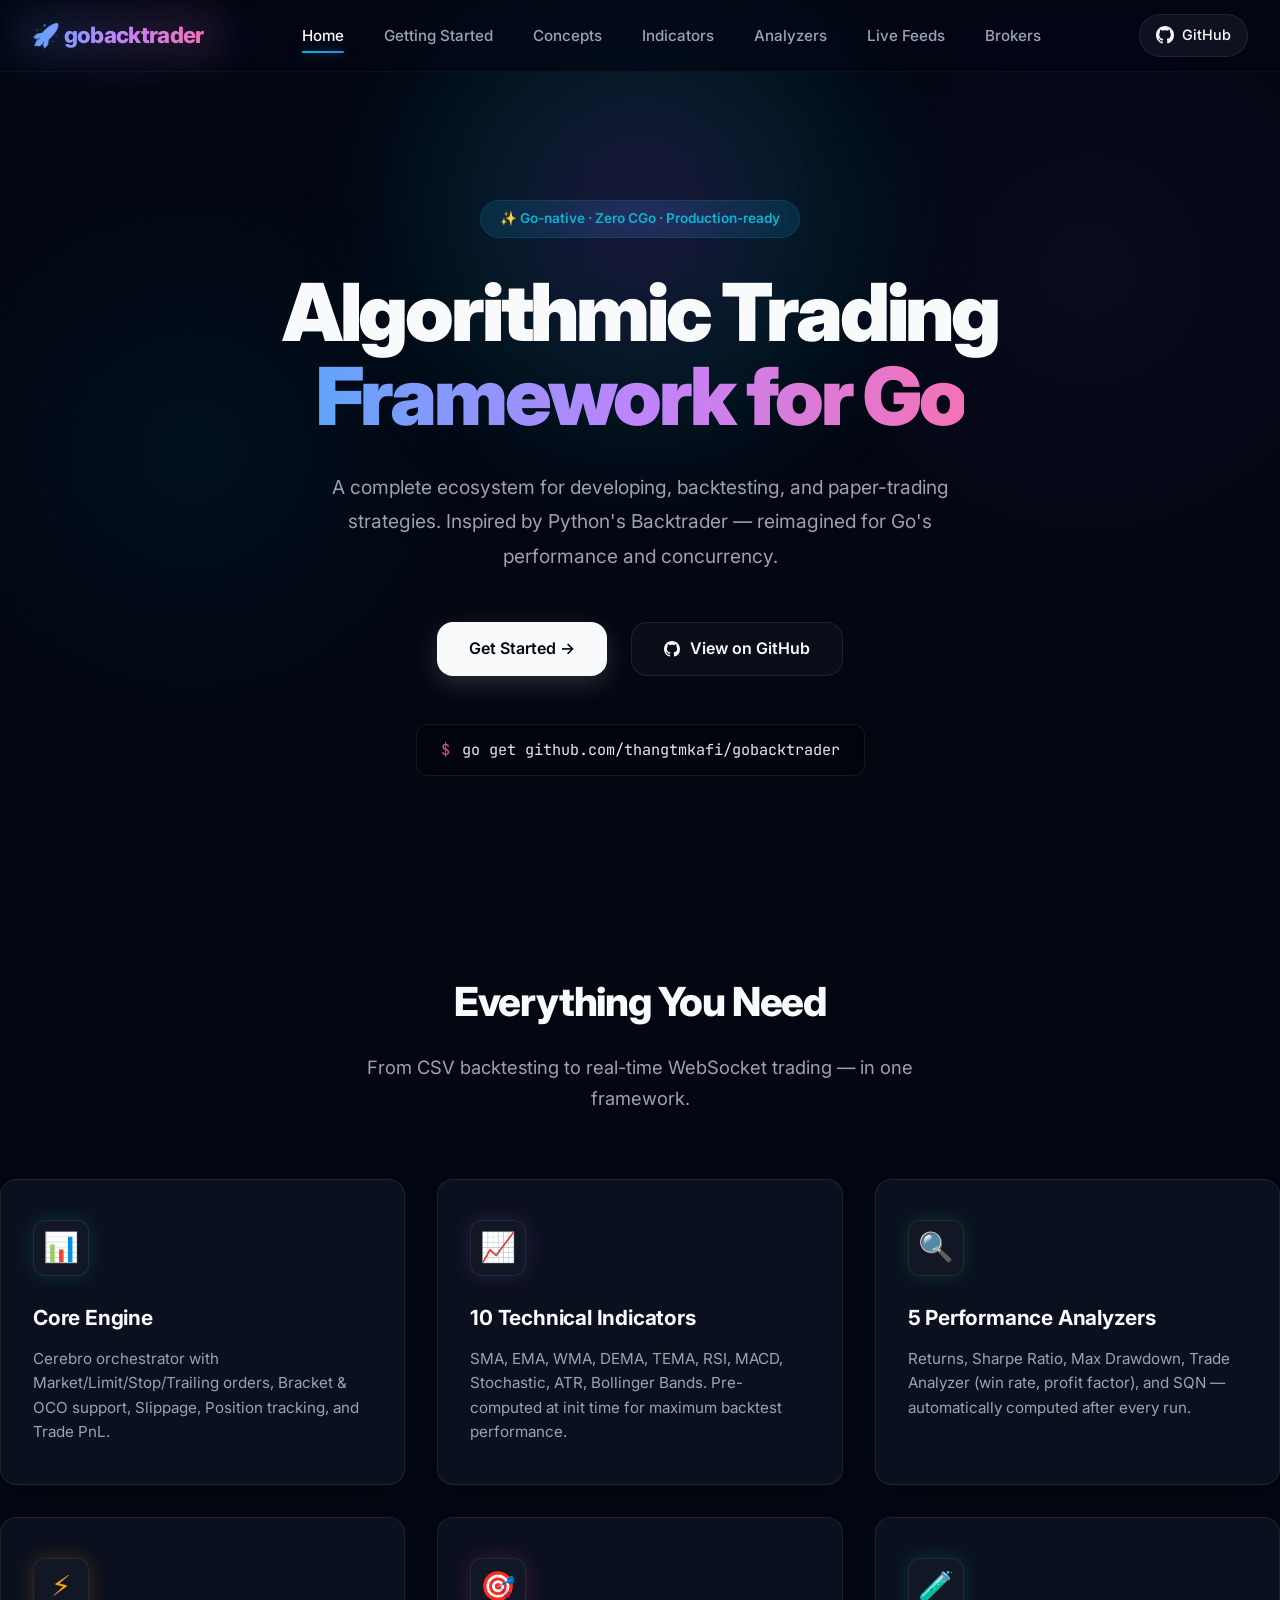
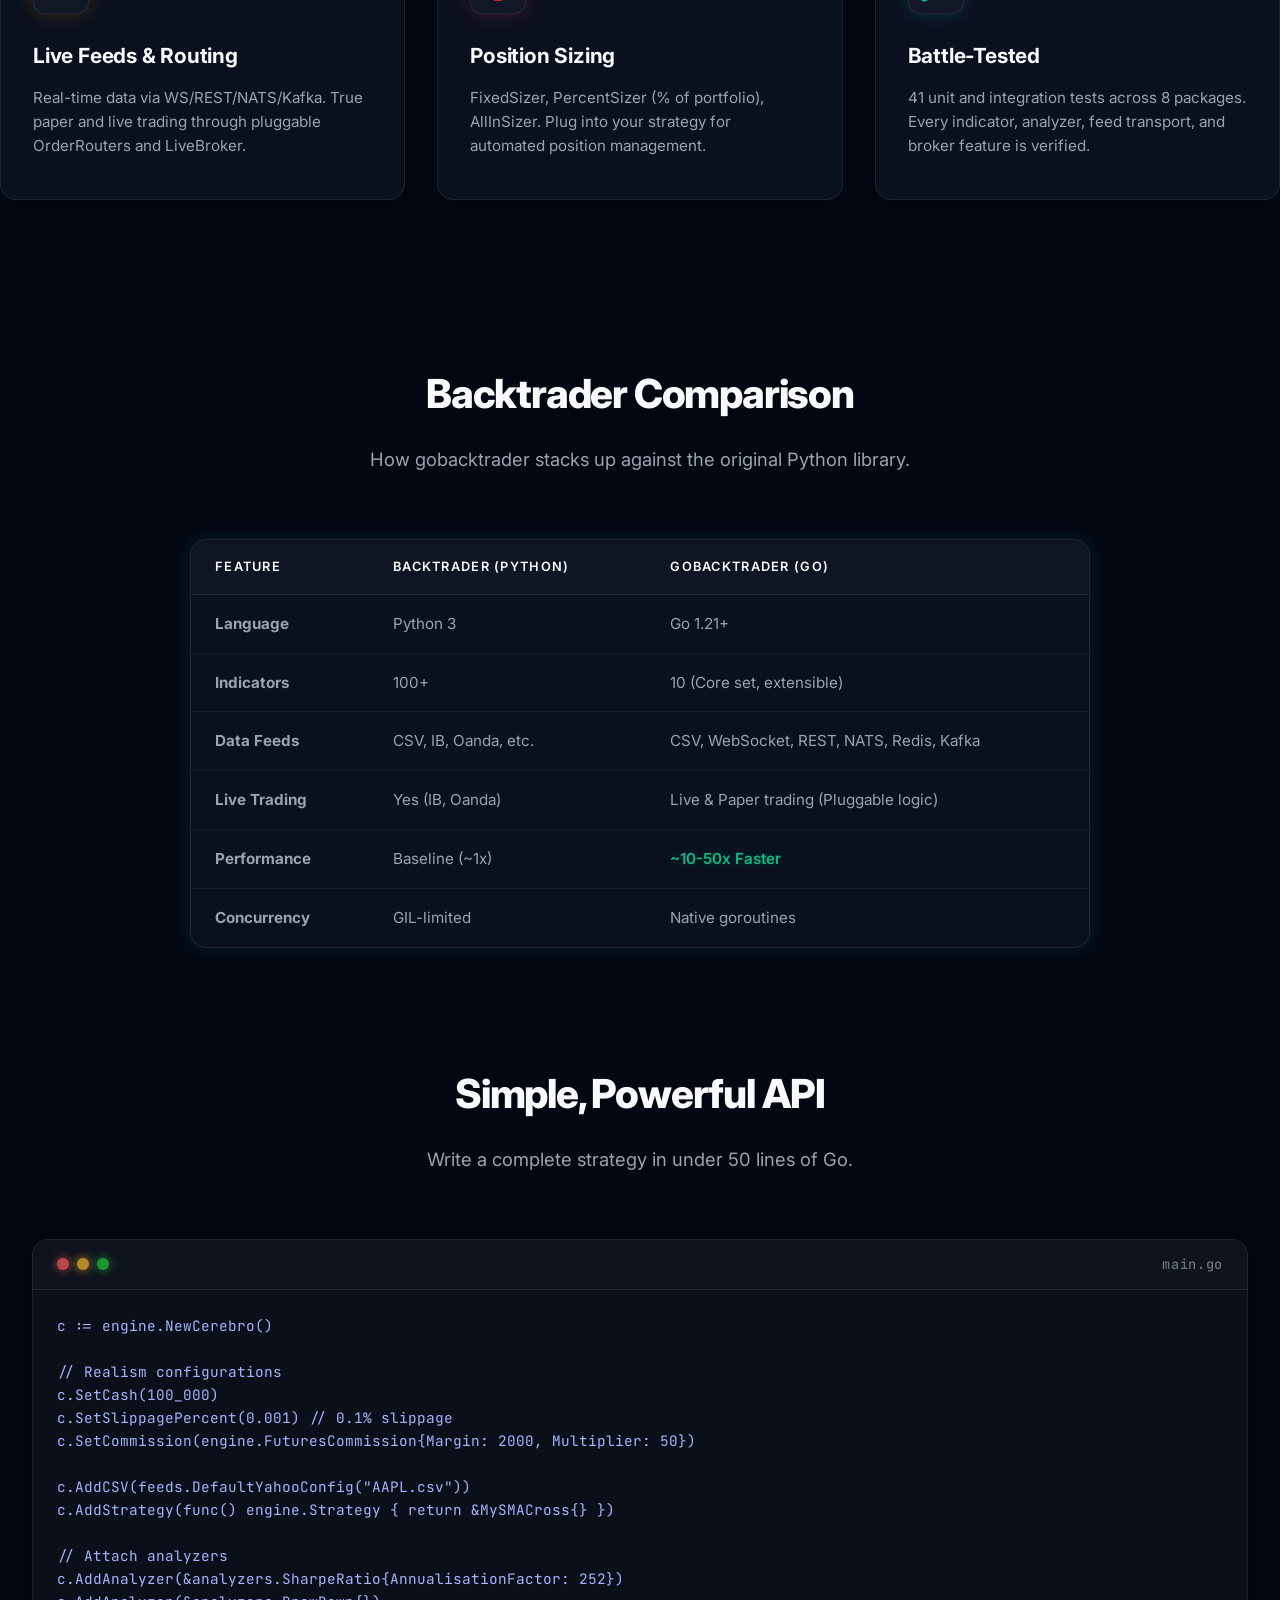
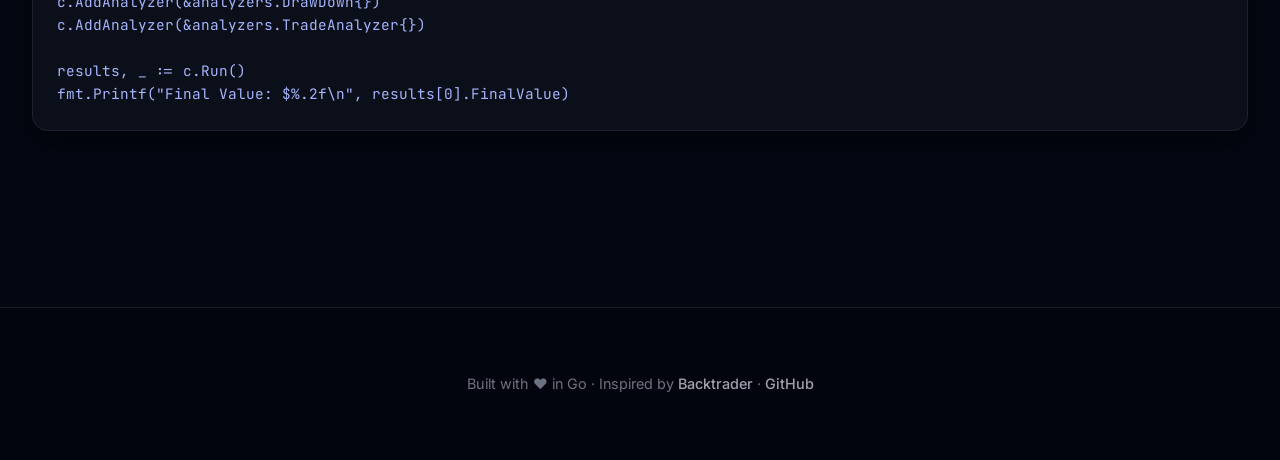
<file: docs/index.html>
<!DOCTYPE html>
<html lang="en">
<head>
  <meta charset="UTF-8">
  <meta name="viewport" content="width=device-width, initial-scale=1.0">
  <title>gobacktrader — Algorithmic Trading Framework for Go</title>
  <meta name="description" content="A powerful algorithmic trading backtesting and live trading framework for Go. Inspired by Backtrader. 10 indicators, 5 analyzers, 5 live feed transports.">
  <link rel="preconnect" href="https://fonts.googleapis.com">
  <link rel="preconnect" href="https://fonts.gstatic.com" crossorigin>
  <link href="https://fonts.googleapis.com/css2?family=Inter:wght@400;500;600;700;800;900&family=JetBrains+Mono:wght@400;500&display=swap" rel="stylesheet">
  <link rel="stylesheet" href="style.css">
</head>
<body>

<!-- ═══ Navigation ═══ -->
<nav class="nav">
  <div class="nav-inner">
    <a href="#home" class="nav-logo">🚀 gobacktrader</a>
    <ul class="nav-links">
      <li><a href="#home" data-page="home">Home</a></li>
      <li><a href="#getting-started" data-page="getting-started">Getting Started</a></li>
      <li><a href="#concepts" data-page="concepts">Concepts</a></li>
      <li><a href="#indicators" data-page="indicators">Indicators</a></li>
      <li><a href="#analyzers" data-page="analyzers">Analyzers</a></li>
      <li><a href="#live-feeds" data-page="live-feeds">Live Feeds</a></li>
      <li><a href="#brokers" data-page="brokers">Brokers</a></li>
    </ul>
    <a href="https://github.com/thangtmkafi/gobacktrader" class="nav-github" target="_blank">
      <svg viewBox="0 0 16 16"><path d="M8 0C3.58 0 0 3.58 0 8c0 3.54 2.29 6.53 5.47 7.59.4.07.55-.17.55-.38 0-.19-.01-.82-.01-1.49-2.01.37-2.53-.49-2.69-.94-.09-.23-.48-.94-.82-1.13-.28-.15-.68-.52-.01-.53.63-.01 1.08.58 1.23.82.72 1.21 1.87.87 2.33.66.07-.52.28-.87.51-1.07-1.78-.2-3.64-.89-3.64-3.95 0-.87.31-1.59.82-2.15-.08-.2-.36-1.02.08-2.12 0 0 .67-.21 2.2.82.64-.18 1.32-.27 2-.27.68 0 1.36.09 2 .27 1.53-1.04 2.2-.82 2.2-.82.44 1.1.16 1.92.08 2.12.51.56.82 1.27.82 2.15 0 3.07-1.87 3.75-3.65 3.95.29.25.54.73.54 1.48 0 1.07-.01 1.93-.01 2.2 0 .21.15.46.55.38A8.013 8.013 0 0016 8c0-4.42-3.58-8-8-8z"></path></svg>
      GitHub
    </a>
  </div>
</nav>

<main>

<!-- ═══════════════════ HOME PAGE ═══════════════════ -->
<div id="page-home" class="page active">

  <!-- Hero -->
  <section class="hero">
    <div class="hero-badge">✨ Go-native · Zero CGo · Production-ready</div>
    <h1>Algorithmic Trading<br><span class="gradient">Framework for Go</span></h1>
    <p>A complete ecosystem for developing, backtesting, and paper-trading strategies. Inspired by Python's Backtrader — reimagined for Go's performance and concurrency.</p>
    <div class="hero-buttons">
      <a href="#getting-started" data-page="getting-started" class="btn btn-primary">Get Started →</a>
      <a href="https://github.com/thangtmkafi/gobacktrader" target="_blank" class="btn btn-secondary">
        <svg width="16" height="16" viewBox="0 0 16 16" fill="currentColor"><path d="M8 0C3.58 0 0 3.58 0 8c0 3.54 2.29 6.53 5.47 7.59.4.07.55-.17.55-.38 0-.19-.01-.82-.01-1.49-2.01.37-2.53-.49-2.69-.94-.09-.23-.48-.94-.82-1.13-.28-.15-.68-.52-.01-.53.63-.01 1.08.58 1.23.82.72 1.21 1.87.87 2.33.66.07-.52.28-.87.51-1.07-1.78-.2-3.64-.89-3.64-3.95 0-.87.31-1.59.82-2.15-.08-.2-.36-1.02.08-2.12 0 0 .67-.21 2.2.82.64-.18 1.32-.27 2-.27.68 0 1.36.09 2 .27 1.53-1.04 2.2-.82 2.2-.82.44 1.1.16 1.92.08 2.12.51.56.82 1.27.82 2.15 0 3.07-1.87 3.75-3.65 3.95.29.25.54.73.54 1.48 0 1.07-.01 1.93-.01 2.2 0 .21.15.46.55.38A8.013 8.013 0 0016 8c0-4.42-3.58-8-8-8z"/></svg>
        View on GitHub
      </a>
    </div>

    <div class="install-bar">
      <span class="dollar">$</span> go get github.com/thangtmkafi/gobacktrader
    </div>
  </section>

  <!-- Features -->
  <section class="features container">
    <div class="section-header">
      <h2>Everything You Need</h2>
      <p>From CSV backtesting to real-time WebSocket trading — in one framework.</p>
    </div>
    <div class="feature-grid">
      <div class="feature-card">
        <div class="feature-icon cyan">📊</div>
        <h3>Core Engine</h3>
        <p>Cerebro orchestrator with Market/Limit/Stop/Trailing orders, Bracket & OCO support, Slippage, Position tracking, and Trade PnL.</p>
      </div>
      <div class="feature-card">
        <div class="feature-icon purple">📈</div>
        <h3>10 Technical Indicators</h3>
        <p>SMA, EMA, WMA, DEMA, TEMA, RSI, MACD, Stochastic, ATR, Bollinger Bands. Pre-computed at init time for maximum backtest performance.</p>
      </div>
      <div class="feature-card">
        <div class="feature-icon green">🔍</div>
        <h3>5 Performance Analyzers</h3>
        <p>Returns, Sharpe Ratio, Max Drawdown, Trade Analyzer (win rate, profit factor), and SQN — automatically computed after every run.</p>
      </div>
      <div class="feature-card">
        <div class="feature-icon orange">⚡</div>
        <h3>Live Feeds & Routing</h3>
        <p>Real-time data via WS/REST/NATS/Kafka. True paper and live trading through pluggable OrderRouters and LiveBroker.</p>
      </div>
      <div class="feature-card">
        <div class="feature-icon pink">🎯</div>
        <h3>Position Sizing</h3>
        <p>FixedSizer, PercentSizer (% of portfolio), AllInSizer. Plug into your strategy for automated position management.</p>
      </div>
      <div class="feature-card">
        <div class="feature-icon cyan">🧪</div>
        <h3>Battle-Tested</h3>
        <p>41 unit and integration tests across 8 packages. Every indicator, analyzer, feed transport, and broker feature is verified.</p>
      </div>
    </div>
  </section>

  <!-- Comparison Section -->
  <section class="container" style="padding: 4rem 2rem;">
    <div class="section-header">
      <h2>Backtrader Comparison</h2>
      <p>How gobacktrader stacks up against the original Python library.</p>
    </div>
    <div class="doc-content" style="max-width: 900px; margin: 0 auto; box-shadow: var(--shadow-glow); border-radius: var(--radius-lg);">
      <table style="margin: 0;">
        <thead>
          <tr>
            <th>Feature</th>
            <th>Backtrader (Python)</th>
            <th>gobacktrader (Go)</th>
          </tr>
        </thead>
        <tbody>
          <tr>
            <td><strong>Language</strong></td>
            <td>Python 3</td>
            <td>Go 1.21+</td>
          </tr>
          <tr>
            <td><strong>Indicators</strong></td>
            <td>100+</td>
            <td>10 (Core set, extensible)</td>
          </tr>
          <tr>
            <td><strong>Data Feeds</strong></td>
            <td>CSV, IB, Oanda, etc.</td>
            <td>CSV, WebSocket, REST, NATS, Redis, Kafka</td>
          </tr>
          <tr>
            <td><strong>Live Trading</strong></td>
            <td>Yes (IB, Oanda)</td>
            <td>Live & Paper trading (Pluggable logic)</td>
          </tr>
          <tr>
            <td><strong>Performance</strong></td>
            <td>Baseline (~1x)</td>
            <td><span style="color: var(--accent-emerald); font-weight: 600; text-shadow: 0 0 10px rgba(16,185,129,0.3);">~10-50x Faster</span></td>
          </tr>
          <tr>
            <td><strong>Concurrency</strong></td>
            <td>GIL-limited</td>
            <td>Native goroutines</td>
          </tr>
        </tbody>
      </table>
    </div>
  </section>

  <!-- Quick Example -->
  <section class="container" style="padding: 3rem 2rem;">
    <div class="section-header">
      <h2>Simple, Powerful API</h2>
      <p>Write a complete strategy in under 50 lines of Go.</p>
    </div>
    <div class="code-block">
      <div class="code-header">
        <div class="code-dots"><span></span><span></span><span></span></div>
        <span>main.go</span>
      </div>
      <pre><code>c := engine.NewCerebro()

// Realism configurations
c.SetCash(100_000)
c.SetSlippagePercent(0.001) // 0.1% slippage
c.SetCommission(engine.FuturesCommission{Margin: 2000, Multiplier: 50})

c.AddCSV(feeds.DefaultYahooConfig("AAPL.csv"))
c.AddStrategy(func() engine.Strategy { return &MySMACross{} })

// Attach analyzers
c.AddAnalyzer(&analyzers.SharpeRatio{AnnualisationFactor: 252})
c.AddAnalyzer(&analyzers.DrawDown{})
c.AddAnalyzer(&analyzers.TradeAnalyzer{})

results, _ := c.Run()
fmt.Printf("Final Value: $%.2f\n", results[0].FinalValue)</code></pre>
    </div>
  </section>
</div>


<!-- ═══════════════════ GETTING STARTED ═══════════════════ -->
<div id="page-getting-started" class="page">
  <div class="container doc-layout">
    <aside class="doc-sidebar">
      <ul>
        <li class="sidebar-label">Getting Started</li>
        <li><a href="#gs-install">Installation</a></li>
        <li><a href="#gs-first">The Basics</a></li>
        <li><a href="#gs-strategy">Writing a Strategy</a></li>
        <li><a href="#gs-indicators">Adding Indicators</a></li>
        <li><a href="#gs-analyzers">Analyzing Results</a></li>
        <li><a href="#gs-live">Backtest to Live Trade</a></li>
      </ul>
    </aside>
    <div class="doc-content">
      <h1>Getting Started</h1>
      <p>Get up and running with gobacktrader in 5 minutes.</p>

      <div class="info-box tip">
        <strong>The Platform Objectives</strong><br>
        1. Ease of use<br>
        2. Go back to 1<br>
        <br><em>(Loosely based on the Karate Kid rules by Mr. Miyagi)</em>
      </div>

      <h2 id="gs-install">Installation</h2>
      <p>gobacktrader requires <strong>Go 1.21+</strong>. Install via <code>go get</code>:</p>
      <div class="code-block"><div class="code-header"><div class="code-dots"><span></span><span></span><span></span></div><span>terminal</span></div>
<pre><code>go get github.com/thangtmkafi/gobacktrader</code></pre></div>

      <h2 id="gs-first">The Basics</h2>
      <p>Running the platform fundamentally boils down to two distinct phases:</p>
      <ol>
        <li><strong>Create a Strategy</strong>: Decide on parameters, instantiate Indicators, and write the logic.</li>
        <li><strong>Create a Cerebro Engine</strong>: Inject the strategy, load a data feed, and execute.</li>
      </ol>
      <div class="code-block"><div class="code-header"><div class="code-dots"><span></span><span></span><span></span></div><span>main.go</span></div>
<pre><code>package main

import (
    "fmt"
    "github.com/thangtmkafi/gobacktrader/engine"
    "github.com/thangtmkafi/gobacktrader/feeds"
)

// BuyAndHold buys on the first bar and holds forever.
type BuyAndHold struct {
    ctx    *engine.StrategyContext
    bought bool
}

func (s *BuyAndHold) Init(ctx *engine.StrategyContext) { s.ctx = ctx }

func (s *BuyAndHold) Next() {
    if !s.bought {
        // Position Sizing: Use all available cash!
        size := engine.AllInSizer{}.Size(s.ctx, s.ctx.Data())
        
        s.ctx.Buy(size)
        s.bought = true
    }
}

func main() {
    // 2. Create a Cerebro Engine
    c := engine.NewCerebro()
    
    // Config...
    c.SetCash(100_000)
    
    // Load and Inject a Data Feed
    c.AddCSV(feeds.DefaultYahooConfig("AAPL.csv"))

    // Inject the Strategy
    c.AddStrategy(func() engine.Strategy { return &BuyAndHold{} })

    // And execute cerebro.Run()
    results, err := c.Run()
    if err != nil { panic(err) }

    fmt.Printf("Starting: $%.2f\n", results[0].StartingCash)
    fmt.Printf("Final:    $%.2f\n", results[0].FinalValue)
}</code></pre></div>

      <div class="info-box tip">
        <strong>💡 Data Format</strong>
        <code>DefaultYahooConfig</code> expects Yahoo Finance CSV format: <code>Date,Open,High,Low,Close,Adj Close,Volume</code>
      </div>

      <h2 id="gs-strategy">Writing a Strategy</h2>
      <p>A strategy implements the <code>engine.Strategy</code> interface:</p>
      <div class="code-block"><div class="code-header"><div class="code-dots"><span></span><span></span><span></span></div><span>strategy.go</span></div>
<pre><code>type Strategy interface {
    Init(ctx *StrategyContext)  // called once before the loop
    Next()                      // called every bar
}

// Optional interfaces:
type NotifyOrderer interface {
    NotifyOrder(o *Order)       // called when order status changes
}
type NotifyTrader interface {
    NotifyTrade(t *Trade)       // called when a trade opens/closes
}</code></pre></div>
      <p>The <code>StrategyContext</code> gives you access to:</p>
      <ul>
        <li><code>ctx.Data()</code> — the live (bar-by-bar) DataSeries</li>
        <li><code>ctx.PreloadedData()</code> — all bars pre-loaded (for building indicators)</li>
        <li><code>ctx.Buy(size)</code>, <code>ctx.BuyBracket(size, takeProfit, stopLoss)</code> — trading helpers</li>
        <li><code>ctx.GetPosition(data)</code> — current position for a data feed</li>
        <li><code>ctx.GetCash()</code>, <code>ctx.GetValue()</code> — portfolio state</li>
      </ul>

      <h2 id="gs-indicators">Adding Indicators</h2>
      <p>Build indicators in <code>Init()</code> using the pre-loaded data series:</p>
      <div class="code-block"><div class="code-header"><div class="code-dots"><span></span><span></span><span></span></div><span>strategy.go</span></div>
<pre><code>func (s *MyStrategy) Init(ctx *engine.StrategyContext) {
    s.ctx = ctx
    data := ctx.PreloadedData()  // all bars available
    s.sma  = indicators.NewSMA(data, 20)
    s.rsi  = indicators.NewRSI(data, 14)
    s.macd = indicators.NewMACD(data, 12, 26, 9)
}

func (s *MyStrategy) Next() {
    sma := s.sma.Line().Get(0)   // current bar's SMA
    rsi := s.rsi.Line().Get(0)   // current RSI
    if rsi < 30 && sma > 0 {
        s.ctx.Buy(10)
    }
}</code></pre></div>

      <div class="info-box note">
        <strong>📝 Why PreloadedData?</strong>
        Indicators pre-compute their entire output at construction time. <code>ctx.Data()</code> is empty during <code>Init()</code> (bars haven't been fed yet), so use <code>ctx.PreloadedData()</code> which has all bars already loaded.
      </div>

      <h2 id="gs-analyzers">Analyzing Results</h2>
      <p>Attach analyzers before <code>Run()</code> — they're computed automatically:</p>
      <div class="code-block"><div class="code-header"><div class="code-dots"><span></span><span></span><span></span></div><span>main.go</span></div>
<pre><code>ret := &analyzers.Returns{}
c.AddAnalyzer(ret)
c.AddAnalyzer(&analyzers.SharpeRatio{AnnualisationFactor: 252})
c.AddAnalyzer(&analyzers.DrawDown{})

c.Run()
ret.Print()  // prints total return, PnL, best/worst trade</code></pre></div>

      <h2 id="gs-live">From Backtest to Live Trade</h2>
      <p>Transitioning a proven strategy from historical backtesting to real-time paper or live trading is a seamless 3-step process in <code>gobacktrader</code>. You <strong>do not</strong> need to change your strategy code.</p>

      <div class="info-box tip">
        <strong>The Golden Rule</strong>
        Your `Next()` logic natively blocks and waits for new bars regardless of whether they are read from a CSV file in microseconds, or streamed from a WebSocket every minute.
      </div>

      <h3>Step 1: Swap Data Feeds</h3>
      <p>Replace your <code>feeds.GenericCSVData</code> with a live streaming source from the `livefeeds` package.</p>
      <div class="code-block"><div class="code-header"><div class="code-dots"><span></span><span></span><span></span></div><span>1_data.go</span></div>
<pre><code>// Remove: c.AddCSV(feeds.DefaultYahooConfig("AAPL.csv"))

// Add:
feed := livefeeds.NewWebSocketFeed(livefeeds.WebSocketConfig{
    URL:    "wss://stream.binance.com:9443/ws/btcusdt@kline_1m",
    Symbol: "BTCUSDT",
})
c.AddData(feed)</code></pre></div>

      <h3>Step 2: Swap the Broker</h3>
      <p>By default, <code>Cerebro</code> runs a simulated backtesting broker. To route your orders to the real world (or a paper trading API), inject a <code>LiveBroker</code> hooked up to your exchange's <code>OrderRouter</code>.</p>
      <div class="code-block"><div class="code-header"><div class="code-dots"><span></span><span></span><span></span></div><span>2_broker.go</span></div>
<pre><code>// 1. Initialize your custom exchange API router
router := myexchange.NewRouter("API_KEY", "API_SECRET")

// 2. Wrap it in a LiveBroker (maintaining local state syncing)
lb := livebrokers.NewLiveBroker(router, 100_000)

// 3. tell Cerebro to use it
c.SetBroker(lb)</code></pre></div>

      <h3>Step 3: Execute `RunLive`</h3>
      <p>Finally, instead of evaluating a fixed dataset via <code>c.Run()</code>, use <code>c.RunLive(ctx)</code>. It blocks indefinitely until the context is cancelled or the data stream closes.</p>
      <div class="code-block"><div class="code-header"><div class="code-dots"><span></span><span></span><span></span></div><span>3_execute.go</span></div>
<pre><code>ctx, cancel := context.WithCancel(context.Background())
defer cancel()

// Begins the live trading event loop
results, err := c.RunLive(ctx)</code></pre></div>
    </div>
  </div>
</div>


<!-- ═══════════════════ CONCEPTS ═══════════════════ -->
<div id="page-concepts" class="page">
  <div class="container doc-layout">
    <aside class="doc-sidebar">
      <ul>
        <li class="sidebar-label">Concepts</li>
        <li><a href="#c-arch">Architecture</a></li>
        <li><a href="#c-cerebro">Cerebro Engine</a></li>
        <li><a href="#c-strategy">Strategy Lifecycle</a></li>
        <li><a href="#c-data">Data Feeds & Model</a></li>
        <li><a href="#c-engine">Engine Flow</a></li>
        <li><a href="#c-indicators">Indicators</a></li>
        <li><a href="#c-analyzers">Analyzers</a></li>
        <li><a href="#c-sizing">Position Sizing</a></li>
        <li><a href="#c-orders">Orders & Execution</a></li>
        <li><a href="#c-broker-sim">Broker Simulator</a></li>
        <li><a href="#c-commission">Realism (Slippage/Fees)</a></li>
      </ul>
    </aside>
    <div class="doc-content">
      <h1>Core Concepts</h1>
      <p>Understanding how gobacktrader works under the hood.</p>

      <h2 id="c-arch">Architecture</h2>
      <p>gobacktrader follows the same high-level design as Python's Backtrader, adapted to Go idioms:</p>
      <div style="background:var(--bg-code); padding:2rem; border-radius:var(--radius-lg); border:1px solid var(--border-light); text-align:center; box-shadow:var(--shadow-card); margin:2.5rem 0;">
        <div style="background:var(--gradient-brand); color:#fff; padding:1.2rem; border-radius:var(--radius-md); font-weight:800; font-size:1.2rem; margin-bottom:1.5rem; letter-spacing:0.05em; box-shadow:0 10px 20px rgba(6,182,212,0.2);">
          Cerebro Orchestrator
        </div>
        
        <div style="display:flex; justify-content:space-between; align-items:center; flex-wrap:wrap; gap:1rem; margin-bottom:2rem;">
          <div style="flex:1; background:var(--bg-card); padding:1.2rem 1rem; border-radius:var(--radius-md); border:1px solid var(--border-focus); min-width:150px;">
            <strong style="color:var(--text-primary);">Data Feeds</strong><br>
            <span style="color:var(--text-muted); font-size:0.85rem;">CSV / Live WebSocket</span>
          </div>
          <div style="color:var(--text-muted); font-size:1.5rem;">▶</div>
          <div style="flex:1; background:var(--bg-card); padding:1.2rem 1rem; border-radius:var(--radius-md); border:1px solid var(--border-focus); min-width:150px;">
            <strong style="color:var(--text-primary);">Broker</strong><br>
            <span style="color:var(--text-muted); font-size:0.85rem;">Orders / Positions</span>
          </div>
          <div style="color:var(--text-muted); font-size:1.5rem;">▶</div>
          <div style="flex:1; background:var(--bg-card); padding:1.2rem 1rem; border-radius:var(--radius-md); border:1px solid var(--border-focus); min-width:150px;">
            <strong style="color:var(--text-primary);">Strategy</strong><br>
            <span style="color:var(--text-muted); font-size:0.85rem;">Init() & Next() Loops</span>
          </div>
        </div>
        
        <div style="display:flex; gap:1rem; justify-content:center; flex-wrap:wrap;">
          <div style="flex:1; background:rgba(255,255,255,0.03); padding:1rem; border-radius:var(--radius-sm); border:1px dashed var(--border-light); color:var(--accent-pink); font-weight:600;">Indicators</div>
          <div style="flex:1; background:rgba(255,255,255,0.03); padding:1rem; border-radius:var(--radius-sm); border:1px dashed var(--border-light); color:var(--accent-purple); font-weight:600;">Analyzers</div>
          <div style="flex:1; background:rgba(255,255,255,0.03); padding:1rem; border-radius:var(--radius-sm); border:1px dashed var(--border-light); color:var(--accent-emerald); font-weight:600;">Sizers</div>
        </div>
      </div>

      <!-- Cerebro Engine -->
      <h2 id="c-cerebro">Cerebro Engine</h2>
      <p>Cerebro is the absolute core of gobacktrader. It is the orchestrator that gathers inputs (data feeds, strategies, analyzers, sizers) and executes the backtest or live trading loop.</p>
      <ul>
        <li><code>c.AddStrategy()</code>: Injects the trading logic.</li>
        <li><code>c.AddData()</code> / <code>c.AddCSV()</code>: Provides the market timeline (supporting multiple timeframes).</li>
        <li><code>c.AddAnalyzer()</code>: Attaches performance metrics.</li>
        <li><code>c.SetBroker()</code>: Overrides the default simulation broker with a live one.</li>
      </ul>

      <!-- Strategy -->
      <h2 id="c-strategy">Strategy Lifecycle</h2>
      <p>Strategies implement the <code>engine.Strategy</code> interface. The lifecycle is strictly ordered:</p>
      <ol>
        <li><code>Init(ctx)</code>: Called once before the engine starts. <strong>Crucial:</strong> All indicators must be created here using <code>ctx.PreloadedData()</code>.</li>
        <li><code>Next()</code>: Called exactly once per bar. Trading logic lives here.</li>
        <li><code>NotifyOrder(*engine.Order)</code>: Fires when order states change (Submitted, Accepted, Filled, Canceled).</li>
        <li><code>NotifyTrade(*engine.Trade)</code>: Fires when a trade opens/closes (to track profit/loss).</li>
        <li><code>NotifyTimer(*engine.Timer, time.Time)</code>: Fires when a specifically scheduled timer executes (set via <code>ctx.AddTimer(t)</code>).</li>
      </ol>

      <!-- Data Feeds -->
      <h2 id="c-data">Data Feeds & Model</h2>
      <p>Two core types power all data access:</p>
      <h3><code>core.Line</code></h3>
      <p>A time-indexed <code>float64</code> series with a cursor. Access values relative to the current bar:</p>
      <ul>
        <li><code>line.Get(0)</code> — current bar's value</li>
        <li><code>line.Get(-1)</code> — previous bar</li>
        <li><code>line.Get(-n)</code> — n bars ago</li>
      </ul>

      <h3><code>core.DataSeries</code></h3>
      <p>A collection of 7 named Lines: <code>DateTime</code>, <code>Open</code>, <code>High</code>, <code>Low</code>, <code>Close</code>, <code>Volume</code>, <code>OpenInterest</code>.</p>
      <p>Data feeds populate the series bar-by-bar. Indicators read from the Close line (or any line).</p>

      <h2 id="c-engine">Engine Flow</h2>
      <p>Here's what happens when you call <code>c.Run()</code>:</p>
      <ol>
        <li><strong>Load</strong> — all data feeds pre-read their data (CSV into memory)</li>
        <li><strong>PreloadedData</strong> — a fully-populated DataSeries is built for indicator construction</li>
        <li><strong>Init</strong> — each strategy's <code>Init(ctx)</code> is called (build indicators here)</li>
        <li><strong>Main Loop</strong> — for each bar:
          <ul>
            <li>Feed advances (bar added to live DataSeries)</li>
            <li>Broker processes pending orders against the new bar's prices</li>
            <li>Equity snapshot is recorded to the equity curve</li>
            <li>Strategy/Engine timers are evaluated and executed</li>
            <li>Order/trade notifications are delivered to strategies</li>
            <li>Strategy <code>Next()</code> is called</li>
          </ul>
        </li>
        <li><strong>Analyzers</strong> — each analyzer's <code>Analyze()</code> is called with the final RunResult</li>
      </ol>

      <!-- Indicators -->
      <h2 id="c-indicators">Indicators</h2>
      <p>Like the python library, indicators compute efficiently in bulk during <code>Init()</code>. Gobacktrader ships with dozens of built-in indicators (SMA, EMA, MACD, RSI, ATR, BollingerBands) inside the <code>indicators</code> package.</p>

      <!-- Analyzers -->
      <h2 id="c-analyzers">Analyzers</h2>
      <p>Analyzers evaluate the performance of your algorithm across the entire backtest, generating rich reports at the end.</p>
      <ul>
        <li><code>analyzers.SharpeRatio</code>: Risk-adjusted returns.</li>
        <li><code>analyzers.Drawdown</code>: Max peak-to-trough drops.</li>
        <li><code>analyzers.TradeAnalyzer</code>: Win/Loss ratios, streak tracking.</li>
        <li><code>analyzers.SQN</code>: System Quality Number.</li>
      </ul>

      <h3 id="c-plot">Plotting (Chart Visualizer)</h3>
      <p>Instead of static Matplotlib images from Python, gobacktrader natively constructs highly interactive HTML charts leveraging TradingView's Lightweight Charts.</p>
      <div class="code-block"><div class="code-header"><div class="code-dots"><span></span><span></span><span></span></div><span>plot.go</span></div>
<pre><code>import "github.com/thangtmkafi/gobacktrader/plotter"

results, _ := c.Run()
plotter.Plot(c.Data(), results[0], "chart.html")
</code></pre></div>

      <!-- Sizers -->
      <h2 id="c-sizing">Position Sizing (Sizers)</h2>
      <p>By default, orders take raw floating-point sizes, but gobacktrader provides utility modules to compute sizes against true portfolio equity.</p>
      <ul>
        <li><code>FixedSizer{Amount: 10}</code></li>
        <li><code>PercentSizer{Percent: 0.10}</code> — 10% of total portfolio value</li>
        <li><code>AllInSizer{}</code> — Uses 100% of available cash</li>
      </ul>
      <div class="code-block"><div class="code-header"><div class="code-dots"><span></span><span></span><span></span></div><span>usage</span></div>
<pre><code>sizer := engine.PercentSizer{Percent: 0.10}
size := sizer.Size(ctx, ctx.Data())
ctx.Buy(size)
</code></pre></div>

      <!-- Orders -->
      <h2 id="c-orders">Orders & Execution</h2>
      <table>
        <thead><tr><th>Type</th><th>Execution</th><th>Use Case</th></tr></thead>
        <tbody>
          <tr><td><code>Market</code></td><td>Next bar's open price</td><td>Immediate entry/exit</td></tr>
          <tr><td><code>Limit</code></td><td>When price reaches limit</td><td>Buy low / sell high</td></tr>
          <tr><td><code>Stop</code></td><td>When price hits stop level</td><td>Breakout entries, stop-losses</td></tr>
          <tr><td><code>StopLimit</code></td><td>Stop triggers a limit order</td><td>Controlled breakout entries</td></tr>
          <tr><td><code>StopTrail</code></td><td>Trailing stop tracking moves</td><td>Protect profits</td></tr>
          <tr><td><code>Close</code></td><td>Current bar's close price</td><td>End-of-day orders</td></tr>
        </tbody>
      </table>

      <h3 id="c-advanced-orders">Advanced Orders (Brackets & Trailing)</h3>
      <p>gobacktrader natively routes advanced OCO (One-Cancels-Other) groups to protect positions automatically.</p>
      <div class="code-block"><div class="code-header"><div class="code-dots"><span></span><span></span><span></span></div><span>usage</span></div>
<pre><code>// Buy at market, place a limit take-profit at +5%, and stop-loss at -2%
price := ctx.Data().Close.Get(0)
entry, takeProfit, stopLoss := ctx.BuyBracket(size, price*1.05, price*0.98)

// Add trailing stops to lock in profits dynamically
ctx.Buy(size, engine.WithStopTrailPercent(0.05)) // Trails 5% behind highest high
</code></pre></div>

      <!-- Broker Simulation Mechanics -->
      <h2 id="c-broker-sim">Broker Simulator Mechanics</h2>
      <p>The default <code>BrokerBase</code> implementation running in <code>Cerebro</code> is a deterministic simulator closely tracking Python Backtrader's mechanics, designed specifically to prevent look-ahead bias and handle margin realistically.</p>
      
      <div class="info-box note">
        <strong>💸 Cash vs Value</strong>
        <p style="margin-bottom: 0.5rem;">In backtesting, two concepts of capital are critically tracked independently:</p>
        <ul style="margin-top: 0;">
          <li><strong>Cash:</strong> The liquid capital available to buy assets, pay commissions, and cover margin requirements.</li>
          <li><strong>Value:</strong> Total portfolio equity = <code>Cash + Unrealized PnL</code>. Unrealized PnL is calculated continuously using the most recent <strong>Close</strong> price of your open positions.</li>
        </ul>
      </div>

      <h3>Order Evaluation Logic</h3>
      <p>When you place an order during a bar (Bar <em>N</em>), it cannot execute immediately since that bar's data is already historical. It is strictly evaluated against the prices of the <strong>next</strong> bar (Bar <em>N+1</em>).</p>
      
      <div class="doc-content">
        <table>
          <thead><tr><th>Phase</th><th>Internal Action within the Simulator</th></tr></thead>
          <tbody>
            <tr><td><strong>Bar <em>N</em> (Close)</strong></td><td>Your <code>Next()</code> method issues exactly <code>ctx.Buy()</code>. The order is created and registered as <em>Submitted</em> status.</td></tr>
            <tr><td><strong>Bar <em>N+1</em> (Open)</strong></td><td>Broker attempts to match Market orders against the <code>Open</code> price. If liquidity allows, it fills immediately.</td></tr>
            <tr><td><strong>Bar <em>N+1</em> (High/Low)</strong></td><td>Limit and Stop orders are checked. If the <code>Low</code> drops below a limit buy price, it triggers and fills.</td></tr>
          </tbody>
        </table>
      </div>

      <h3>Volume & Liquidity Fills</h3>
      <p>By standard design, if a price condition is met, order volume fills at 100%. If you require strict volume constraint (e.g., you can't buy more than 10% of a bar's volume), Volume fill trackers cap partial fills across multiple consecutive bars until the order completes or expires.</p>

      <!-- Commissions & Realism -->
      <h2 id="c-commission">Realism (Slippage & Commissions)</h2>
      <p>Configure the Cerebro instance to mimic real-world liquidity conditions.</p>
      
      <h3>Slippage</h3>
      <div class="code-block"><div class="code-header"><div class="code-dots"><span></span><span></span><span></span></div><span>usage</span></div>
<pre><code>// Explicitly penalize fill prices by 0.1% against favor
c.SetSlippagePercent(0.001)
</code></pre></div>

      <h3>Margins & Fees</h3>
      <table>
        <thead><tr><th>Scheme</th><th>Formula</th><th>Example</th></tr></thead>
        <tbody>
          <tr><td><code>PercentCommission</code></td><td>size × price × percent</td><td>0.1% per trade</td></tr>
          <tr><td><code>FixedCommission</code></td><td>fixed amount per order</td><td>$5 per trade</td></tr>
          <tr><td><code>Futures/Margin</code></td><td>Margin requirement & leverage multiplier</td><td>Futures/Forex trading</td></tr>
          <tr><td><code>ZeroCommission</code></td><td>no commission</td><td>Paper trading</td></tr>
        </tbody>
      </table>
      <div class="code-block"><div class="code-header"><div class="code-dots"><span></span><span></span><span></span></div><span>usage</span></div>
<pre><code>// Trade futures with a $2,000 margin requirement and 50x multiplier
c.SetCommission(engine.FuturesCommission{Margin: 2000, Multiplier: 50})
</code></pre></div>
    </div>
  </div>
</div>


<!-- ═══════════════════ INDICATORS ═══════════════════ -->
<div id="page-indicators" class="page">
  <div class="container doc-layout">
    <aside class="doc-sidebar">
      <ul>
        <li class="sidebar-label">Indicators</li>
        <li><a href="#ind-overview">Overview</a></li>
        <li><a href="#ind-trend">Trend Indicators</a></li>
        <li><a href="#ind-momentum">Momentum / Oscillators</a></li>
        <li><a href="#ind-volatility">Volatility Indicators</a></li>
      </ul>
    </aside>
    <div class="doc-content">
      <h1>Indicators Reference</h1>
      <p>10 pre-built indicators covering trend, momentum, and volatility analysis.</p>

      <h2 id="ind-overview">Overview</h2>
      <p>All indicators follow the same pattern:</p>
      <ol>
        <li>Construct in <code>Init()</code> using <code>ctx.PreloadedData()</code></li>
        <li>Read values in <code>Next()</code> via <code>.Line().Get(ago)</code></li>
        <li>First <code>period-1</code> bars return <code>NaN</code> (not enough data)</li>
      </ol>

      <h2 id="ind-trend">Trend Indicators</h2>

      <h3><code>SMA</code> — Simple Moving Average</h3>
      <p>Arithmetic mean of the last N closes. The most basic trend filter.</p>
      <div class="code-block"><div class="code-header"><div class="code-dots"><span></span><span></span><span></span></div><span>usage</span></div>
<pre><code>sma := indicators.NewSMA(data, 20)
val := sma.Line().Get(0)  // current SMA(20)</code></pre></div>

      <h3><code>EMA</code> — Exponential Moving Average</h3>
      <p>Weighted average with exponential decay. <code>k = 2/(period+1)</code>. Seeded with SMA of first period values.</p>
      <div class="code-block"><div class="code-header"><div class="code-dots"><span></span><span></span><span></span></div><span>usage</span></div>
<pre><code>ema := indicators.NewEMA(data, 12)
// Also available: NewEMAOnLine(line, period) for chaining</code></pre></div>

      <h3><code>WMA</code> — Weighted Moving Average</h3>
      <p>Linearly weighted — recent bars have higher weights.</p>

      <h3><code>DEMA</code> — Double EMA</h3>
      <p>Formula: <code>2×EMA - EMA(EMA)</code>. Reduced lag vs standard EMA.</p>

      <h3><code>TEMA</code> — Triple EMA</h3>
      <p>Formula: <code>3×EMA - 3×EMA² + EMA³</code>. Minimal lag.</p>

      <h2 id="ind-momentum">Momentum / Oscillators</h2>

      <h3><code>RSI</code> — Relative Strength Index</h3>
      <p>Wilder smoothing, output clamped to [0, 100]. Standard period: 14.</p>
      <div class="code-block"><div class="code-header"><div class="code-dots"><span></span><span></span><span></span></div><span>usage</span></div>
<pre><code>rsi := indicators.NewRSI(data, 14)
if rsi.Line().Get(0) < 30 {
    // oversold condition
}</code></pre></div>

      <h3><code>MACD</code> — Moving Average Convergence/Divergence</h3>
      <p>Three lines: MACD (fast EMA - slow EMA), Signal (EMA of MACD), Histogram (MACD - Signal).</p>
      <div class="code-block"><div class="code-header"><div class="code-dots"><span></span><span></span><span></span></div><span>usage</span></div>
<pre><code>macd := indicators.NewMACD(data, 12, 26, 9)
macdLine := macd.Line().Get(0)
signal   := macd.Signal().Get(0)
hist     := macd.Histogram().Get(0)</code></pre></div>

      <h3><code>Stochastic</code> — Stochastic Oscillator</h3>
      <p>%K and %D lines. <code>%K = (Close - LowestLow) / (HighestHigh - LowestLow) × 100</code>.</p>
      <div class="code-block"><div class="code-header"><div class="code-dots"><span></span><span></span><span></span></div><span>usage</span></div>
<pre><code>stoch := indicators.NewStochastic(data, 14, 3)
k := stoch.K().Get(0)   // %K line
d := stoch.D().Get(0)   // %D line (signal)</code></pre></div>

      <h2 id="ind-volatility">Volatility Indicators</h2>

      <h3><code>ATR</code> — Average True Range</h3>
      <p>True Range with Wilder smoothing. Measures volatility.</p>
      <div class="code-block"><div class="code-header"><div class="code-dots"><span></span><span></span><span></span></div><span>usage</span></div>
<pre><code>atr := indicators.NewATR(data, 14)
stopLoss := data.Close.Get(0) - 2*atr.Line().Get(0)</code></pre></div>

      <h3><code>BollingerBands</code></h3>
      <p>Mid (SMA), Upper (Mid + N×σ), Lower (Mid - N×σ). Includes <code>BandWidth()</code> and <code>PercentB()</code> helpers.</p>
      <div class="code-block"><div class="code-header"><div class="code-dots"><span></span><span></span><span></span></div><span>usage</span></div>
<pre><code>bb := indicators.NewBollingerBands(data, 20, 2.0)
upper := bb.Upper().Get(0)
lower := bb.Lower().Get(0)
mid   := bb.Mid().Get(0)</code></pre></div>
    </div>
  </div>
</div>


<!-- ═══════════════════ ANALYZERS ═══════════════════ -->
<div id="page-analyzers" class="page">
  <div class="container doc-layout">
    <aside class="doc-sidebar">
      <ul>
        <li class="sidebar-label">Analyzers</li>
        <li><a href="#az-overview">Overview</a></li>
        <li><a href="#az-returns">Returns</a></li>
        <li><a href="#az-sharpe">Sharpe Ratio</a></li>
        <li><a href="#az-dd">DrawDown</a></li>
        <li><a href="#az-trade">Trade Analyzer</a></li>
        <li><a href="#az-sqn">SQN (System Quality Number)</a></li>
      </ul>
    </aside>
    <div class="doc-content">
      <h1>Analyzers Reference</h1>
      <p>5 performance analyzers computed automatically after each run.</p>

      <h2 id="az-overview">Overview</h2>
      <p>Analyzers are attached to Cerebro before <code>Run()</code>. They implement the <code>engine.Analyzer</code> interface:</p>
      <div class="code-block"><div class="code-header"><div class="code-dots"><span></span><span></span><span></span></div><span>interface</span></div>
<pre><code>type Analyzer interface {
    Name() string
    Analyze(result *RunResult, datas []*core.DataSeries) error
    Print()
}</code></pre></div>

      <h2 id="az-returns">Returns</h2>
      <table>
        <thead><tr><th>Field</th><th>Description</th></tr></thead>
        <tbody>
          <tr><td><code>TotalReturnPct</code></td><td>(FinalValue - Start) / Start × 100</td></tr>
          <tr><td><code>PnL</code></td><td>Absolute profit/loss in dollars</td></tr>
          <tr><td><code>BestTradePnL</code></td><td>Highest net PnL of any closed trade</td></tr>
          <tr><td><code>WorstTradePnL</code></td><td>Lowest net PnL of any closed trade</td></tr>
          <tr><td><code>AvgTradePnL</code></td><td>Average net PnL across all closed trades</td></tr>
        </tbody>
      </table>

      <h2 id="az-sharpe">Sharpe Ratio</h2>
      <p>Annualised Sharpe: <code>(mean(R) - Rf) / stddev(R) × √AF</code></p>
      <p>Config: <code>RiskFreeRate</code> (default 0), <code>AnnualisationFactor</code> (default 252 for daily).</p>

      <h2 id="az-dd">DrawDown</h2>
      <p>Walks the equity curve bar-by-bar tracking peaks:</p>
      <table>
        <thead><tr><th>Field</th><th>Description</th></tr></thead>
        <tbody>
          <tr><td><code>MaxDrawdownPct</code></td><td>Largest peak-to-trough drop (%)</td></tr>
          <tr><td><code>MaxDrawdownAbs</code></td><td>Absolute dollar drawdown</td></tr>
          <tr><td><code>MaxDDDuration</code></td><td>Duration of max DD in bars</td></tr>
          <tr><td><code>CurrentDrawdownPct</code></td><td>Current drawdown at end of run</td></tr>
        </tbody>
      </table>

      <h2 id="az-trade">Trade Analyzer</h2>
      <table>
        <thead><tr><th>Metric</th><th>Description</th></tr></thead>
        <tbody>
          <tr><td><code>WinRatePct</code></td><td>Percentage of winning trades</td></tr>
          <tr><td><code>ProfitFactor</code></td><td>GrossProfit / |GrossLoss|</td></tr>
          <tr><td><code>MaxConsecWins</code></td><td>Longest winning streak</td></tr>
          <tr><td><code>MaxConsecLosses</code></td><td>Longest losing streak</td></tr>
          <tr><td><code>LargestWin/Loss</code></td><td>Best and worst individual trades</td></tr>
        </tbody>
      </table>

      <h2 id="az-sqn">SQN (System Quality Number)</h2>
      <p>Van Tharp's measure: <code>SQN = mean(R) / stddev(R) × √N</code></p>
      <table>
        <thead><tr><th>Score</th><th>Grade</th></tr></thead>
        <tbody>
          <tr><td>&lt; 1.6</td><td>Difficult to Trade</td></tr>
          <tr><td>1.6 – 1.9</td><td>Below Average</td></tr>
          <tr><td>2.0 – 2.4</td><td>Average</td></tr>
          <tr><td>2.5 – 2.9</td><td>Good</td></tr>
          <tr><td>3.0 – 5.0</td><td>Excellent</td></tr>
          <tr><td>&gt; 5.0</td><td>Holy Grail</td></tr>
        </tbody>
      </table>
    </div>
  </div>
</div>


<!-- ═══════════════════ LIVE FEEDS ═══════════════════ -->
<div id="page-live-feeds" class="page">
  <div class="container doc-layout">
    <aside class="doc-sidebar">
      <ul>
        <li class="sidebar-label">Live Feeds</li>
        <li><a href="#lf-arch">Architecture</a></li>
        <li><a href="#lf-ws">WebSocket Feed</a></li>
        <li><a href="#lf-rest">REST API Feed</a></li>
        <li><a href="#lf-nats">NATS Feed</a></li>
        <li><a href="#lf-redis">Redis Streams</a></li>
        <li><a href="#lf-kafka">Kafka Feed</a></li>
        <li><a href="#lf-custom">Custom Bar Parsing</a></li>
      </ul>
    </aside>
    <div class="doc-content">
      <h1>Live Data Feeds</h1>
      <p>Connect to real-time data sources for paper or live trading.</p>

      <h2 id="lf-arch">Architecture</h2>
      <p>Every live feed runs a background goroutine that pushes <code>core.Bar</code> values onto a Go channel. The engine's <code>Next()</code> blocks on that channel — so your strategy code is identical between backtest and live.</p>

      <div class="info-box tip">
        <strong>🚀 Native Live Routing</strong>
        gobacktrader fully supports <code>LiveBroker</code> implementations seamlessly swapping out the simulated engine. Your strategies use the exact same API to trade with real exchanges via custom <code>OrderRouter</code> integrations.
      </div>

      <h2 id="lf-ws">WebSocket Feed</h2>
      <div class="code-block"><div class="code-header"><div class="code-dots"><span></span><span></span><span></span></div><span>websocket.go</span></div>
<pre><code>feed := livefeeds.NewWebSocketFeed(livefeeds.WebSocketConfig{
    URL:            "wss://stream.binance.com:9443/ws/btcusdt@kline_1m",
    Symbol:         "BTCUSDT",
    ReconnectDelay: 5 * time.Second,  // auto-reconnect
    ParseFunc:      myBinanceParser,   // custom JSON parser
})

c.AddData(feed)
c.RunLive(ctx)</code></pre></div>

      <h2 id="lf-rest">REST API Feed</h2>
      <div class="code-block"><div class="code-header"><div class="code-dots"><span></span><span></span><span></span></div><span>rest.go</span></div>
<pre><code>feed := livefeeds.NewRESTFeed(livefeeds.RESTConfig{
    URL:          "https://api.polygon.io/v2/aggs/ticker/AAPL/range/1/minute",
    Symbol:       "AAPL",
    PollInterval: 1 * time.Minute,
    Headers:      map[string]string{"Authorization": "Bearer API_KEY"},
    ParseFunc:    myPolygonParser,
})</code></pre></div>

      <h2 id="lf-nats">NATS Feed</h2>
      <div class="code-block"><div class="code-header"><div class="code-dots"><span></span><span></span><span></span></div><span>nats.go</span></div>
<pre><code>feed := livefeeds.NewNATSFeed(livefeeds.NATSConfig{
    URL:     "nats://localhost:4222",
    Subject: "market.bars.AAPL",
})</code></pre></div>

      <h2 id="lf-redis">Redis Streams</h2>
      <div class="code-block"><div class="code-header"><div class="code-dots"><span></span><span></span><span></span></div><span>redis.go</span></div>
<pre><code>feed := livefeeds.NewRedisFeed(livefeeds.RedisConfig{
    Addr:     "localhost:6379",
    Stream:   "bars:AAPL",
    Group:    "gobacktrader",   // consumer group (optional)
    Consumer: "worker-1",
})</code></pre></div>

      <h2 id="lf-kafka">Kafka Feed</h2>
      <div class="code-block"><div class="code-header"><div class="code-dots"><span></span><span></span><span></span></div><span>kafka.go</span></div>
<pre><code>feed := livefeeds.NewKafkaFeed(livefeeds.KafkaConfig{
    Brokers: []string{"kafka-1:9092", "kafka-2:9092"},
    Topic:   "market-bars",
    GroupID: "gobacktrader",
})</code></pre></div>

      <h2 id="lf-custom">Custom Bar Parsing</h2>
      <p>All feeds accept a <code>ParseFunc</code> for custom message formats. The default parser handles JSON:</p>
      <div class="code-block"><div class="code-header"><div class="code-dots"><span></span><span></span><span></span></div><span>default format</span></div>
<pre><code>// Default JSON format (all feeds):
{"t": "2024-01-15T10:30:00Z", "o": 150.5, "h": 155.0, "l": 149.0, "c": 153.5, "v": 50000}

// Unix timestamp also supported:
{"t": 1705312200, "o": 150.0, "h": 155.0, "l": 149.0, "c": 153.0, "v": 100000}</code></pre></div>
    </div>
  </div>
</div>

<!-- ═══════════════════ BROKERS ═══════════════════ -->
<div id="page-brokers" class="page">
  <div class="container doc-layout">
    <aside class="doc-sidebar">
      <ul>
        <li class="sidebar-label">Brokers</li>
        <li><a href="#br-arch">Architecture</a></li>
        <li><a href="#br-router">Custom Routers</a></li>
        <li><a href="#br-plug">Plugging It In</a></li>
      </ul>
    </aside>
    <div class="doc-content">
      <h1>Brokers & Live Routing</h1>
      <p>The engine operates entirely on the <code>BrokerBase</code> interface. By default, it uses a simulated broker for backtesting, but it can be natively swapped for true paper/live trading.</p>

      <h2 id="br-arch">Architecture</h2>
      <p>For live or paper trading, you can swap the simulated broker with a <code>LiveBroker</code>. The <code>LiveBroker</code> acts as a middleware adapter that honors the exact same simulated environment locally while concurrently routing real orders to an external exchange via an <code>OrderRouter</code>.</p>

      <h2 id="br-router">Custom Routers</h2>
      <p>Developing a custom broker integration involves simply implementing the 4-method <code>OrderRouter</code> interface:</p>
      <div class="code-block"><div class="code-header"><div class="code-dots"><span></span><span></span><span></span></div><span>order_router.go</span></div>
<pre><code>type OrderRouter interface {
    // Submit a generic order to the exchange
    PlaceOrder(ctx context.Context, order *engine.Order) (string, error)

    // Cancel an order from the exchange using its unique ID
    CancelOrder(ctx context.Context, exchangeRef string) error

    // Reconcile live positions to the internal simulation state
    GetPositions(ctx context.Context) ([]livebrokers.LivePosition, error)

    // Reconcile live cash reserves
    GetCash(ctx context.Context) (float64, error)
}</code></pre></div>

      <h2 id="br-plug">Plugging It In</h2>
      <p>Initialize the <code>LiveBroker</code> with your router and delegate it to the <code>Cerebro</code> system.</p>
      <div class="code-block"><div class="code-header"><div class="code-dots"><span></span><span></span><span></span></div><span>live_runner.go</span></div>
<pre><code>router := myexchange.NewRouter(apiKeys)

// Initialize LiveBroker with your router and starting cash
lb := livebrokers.NewLiveBroker(router, 100_000)

// Direct Cerebro to use the LiveBroker
c.SetBroker(lb)

// Profit!
c.RunLive(ctx)</code></pre></div>
    </div>
  </div>
</div>

</main>

<!-- ═══ Footer ═══ -->
<footer class="footer">
  <p>Built with ❤️ in Go · Inspired by <a href="https://www.backtrader.com" target="_blank">Backtrader</a> · <a href="https://github.com/thangtmkafi/gobacktrader" target="_blank">GitHub</a></p>
</footer>

<script src="app.js"></script>
</body>
</html>
</file>
<file: docs/style.css>
:root {
  /* ─── Premium Color Palette ─── */
  --bg-base: #030712; /* ultra dark zinc */
  --bg-surface: #111827;
  --bg-card: rgba(17, 24, 39, 0.6);
  --bg-card-hover: rgba(31, 41, 55, 0.8);
  --bg-code: #0b0f19;
  --bg-inline-code: rgba(255, 255, 255, 0.1);
  --bg-nav: rgba(3, 7, 18, 0.75);

  --text-primary: #f9fafb;
  --text-secondary: #9ca3af;
  --text-muted: #6b7280;
  --text-code: #e2e8f0;

  /* Vibrant Accents */
  --accent-cyan: #06b6d4;
  --accent-blue: #3b82f6;
  --accent-purple: #8b5cf6;
  --accent-pink: #ec4899;
  --accent-emerald: #10b981;
  --accent-orange: #f59e0b;
  
  --gradient-brand: linear-gradient(135deg, var(--accent-cyan), var(--accent-blue));
  --gradient-glow: linear-gradient(135deg, rgba(6, 182, 212, 0.4), rgba(59, 130, 246, 0.4));
  --gradient-text: linear-gradient(to right, #60a5fa, #c084fc, #f472b6);

  --border-light: rgba(255, 255, 255, 0.08);
  --border-focus: rgba(255, 255, 255, 0.2);

  --radius-lg: 16px;
  --radius-md: 12px;
  --radius-sm: 8px;
  
  --shadow-glow: 0 0 20px rgba(6, 182, 212, 0.15);
  --shadow-card: 0 10px 30px -10px rgba(0, 0, 0, 0.5);
  --transition-fast: 0.2s cubic-bezier(0.4, 0, 0.2, 1);
  --transition-smooth: 0.4s cubic-bezier(0.16, 1, 0.3, 1);

  --font-sans: 'Inter', system-ui, -apple-system, sans-serif;
  --font-mono: 'JetBrains Mono', 'Fira Code', monospace;
}

* { margin: 0; padding: 0; box-sizing: border-box; }

html {
  scroll-behavior: smooth;
  font-size: 16px;
}

body {
  font-family: var(--font-sans);
  background: var(--bg-base);
  color: var(--text-primary);
  line-height: 1.7;
  overflow-x: hidden;
  -webkit-font-smoothing: antialiased;
}

/* Base animated background mesh */
body::before {
  content: '';
  position: fixed;
  top: 0; left: 0; width: 100vw; height: 100vh;
  background: 
    radial-gradient(circle at 15% 50%, rgba(6, 182, 212, 0.06), transparent 25%),
    radial-gradient(circle at 85% 30%, rgba(139, 92, 246, 0.06), transparent 25%);
  z-index: -1;
  pointer-events: none;
}

a { color: var(--accent-cyan); text-decoration: none; transition: all var(--transition-fast); }
a:hover { color: var(--text-primary); text-shadow: 0 0 8px rgba(6, 182, 212, 0.5); }

/* ─── Navigation (Glassmorphism) ─── */
.nav {
  position: fixed;
  top: 0; left: 0; right: 0;
  z-index: 100;
  background: var(--bg-nav);
  backdrop-filter: blur(16px) saturate(180%);
  -webkit-backdrop-filter: blur(16px) saturate(180%);
  border-bottom: 1px solid var(--border-light);
  height: 72px;
  display: flex;
  align-items: center;
  transition: background var(--transition-smooth), border-color var(--transition-smooth);
}

.nav-inner {
  max-width: 1280px;
  margin: 0 auto;
  width: 100%;
  padding: 0 2rem;
  display: flex;
  align-items: center;
  justify-content: space-between;
}

.nav-logo {
  font-size: 1.4rem;
  font-weight: 800;
  background: var(--gradient-text);
  -webkit-background-clip: text;
  -webkit-text-fill-color: transparent;
  background-clip: text;
  letter-spacing: -0.03em;
  position: relative;
}
.nav-logo::after {
  content: '';
  position: absolute;
  top: 50%; left: 50%;
  width: 120%; height: 120%;
  background: var(--gradient-text);
  filter: blur(20px);
  opacity: 0.15;
  transform: translate(-50%, -50%);
  z-index: -1;
}

.nav-links {
  display: flex;
  gap: 2.5rem;
  list-style: none;
}

.nav-links a {
  color: var(--text-secondary);
  font-size: 0.95rem;
  font-weight: 500;
  position: relative;
  padding: 0.5rem 0;
  transition: color var(--transition-fast);
}

.nav-links a::after {
  content: '';
  position: absolute;
  bottom: 0; left: 50%;
  width: 0; height: 2px;
  background: var(--gradient-brand);
  transition: all var(--transition-smooth);
  transform: translateX(-50%);
  border-radius: 2px;
}
.nav-links a:hover,
.nav-links a.active {
  color: var(--text-primary);
}
.nav-links a:hover::after,
.nav-links a.active::after {
  width: 100%;
  box-shadow: 0 0 10px rgba(6, 182, 212, 0.5);
}

.nav-github {
  display: flex;
  align-items: center;
  gap: 0.5rem;
  color: var(--text-primary);
  font-size: 0.9rem;
  font-weight: 500;
  padding: 0.5rem 1rem;
  border-radius: 99px;
  background: rgba(255, 255, 255, 0.05);
  border: 1px solid var(--border-light);
  transition: all var(--transition-fast);
}
.nav-github:hover {
  background: rgba(255, 255, 255, 0.1);
  transform: translateY(-1px);
  box-shadow: var(--shadow-glow);
}
.nav-github svg { width: 18px; height: 18px; fill: currentColor; }

/* ─── Main Content ─── */
main {
  margin-top: 72px;
}
.container {
  max-width: 1280px;
  margin: 0 auto;
  padding: 0 2rem;
}

/* ─── Pages ─── */
.page {
  display: none;
  opacity: 0;
  transform: translateY(15px) scale(0.99);
  transition: opacity 0.5s ease, transform 0.5s cubic-bezier(0.16, 1, 0.3, 1);
}
.page.active {
  display: block;
  opacity: 1;
  transform: translateY(0) scale(1);
  animation: pageEnter 0.5s forwards cubic-bezier(0.16, 1, 0.3, 1);
}

@keyframes pageEnter {
  from { opacity: 0; transform: translateY(15px) scale(0.99); }
  to { opacity: 1; transform: translateY(0) scale(1); }
}

/* ─── Hero Section ─── */
.hero {
  text-align: center;
  padding: 8rem 2rem 6rem;
  position: relative;
  display: flex;
  flex-direction: column;
  align-items: center;
}

/* Glowing orb behind hero */
.hero::before {
  content: '';
  position: absolute;
  top: -20%; left: 50%;
  transform: translateX(-50%);
  width: 600px; height: 600px;
  background: radial-gradient(circle, rgba(139, 92, 246, 0.2) 0%, rgba(6, 182, 212, 0.1) 40%, transparent 70%);
  filter: blur(40px);
  z-index: -1;
  animation: pulseOrb 8s infinite alternate ease-in-out;
}
@keyframes pulseOrb {
  0% { transform: translateX(-50%) scale(0.9); opacity: 0.8; }
  100% { transform: translateX(-50%) scale(1.1); opacity: 1; }
}

.hero-badge {
  display: inline-flex;
  align-items: center;
  gap: 0.5rem;
  padding: 0.4rem 1.2rem;
  background: rgba(6, 182, 212, 0.05);
  backdrop-filter: blur(10px);
  border: 1px solid rgba(6, 182, 212, 0.2);
  border-radius: 999px;
  font-size: 0.85rem;
  color: var(--accent-cyan);
  font-weight: 600;
  margin-bottom: 2rem;
  box-shadow: 0 0 20px rgba(6, 182, 212, 0.1) inset;
  animation: slideDown 0.6s ease-out forwards;
}
@keyframes slideDown { from{opacity:0; transform:translateY(-10px);} to{opacity:1; transform:translateY(0);} }

.hero h1 {
  font-size: clamp(3rem, 7vw, 5rem);
  font-weight: 900;
  line-height: 1.05;
  letter-spacing: -0.04em;
  margin-bottom: 1.5rem;
}
.hero h1 .gradient {
  background: var(--gradient-text);
  -webkit-background-clip: text;
  -webkit-text-fill-color: transparent;
  background-clip: text;
  display: inline-block;
  padding-bottom: 0.1em;
}

.hero p {
  font-size: 1.2rem;
  color: var(--text-secondary);
  max-width: 650px;
  margin: 0 auto 3rem;
  line-height: 1.8;
  font-weight: 400;
}

.hero-buttons {
  display: flex;
  gap: 1.5rem;
  justify-content: center;
  flex-wrap: wrap;
}

.btn {
  position: relative;
  display: inline-flex;
  align-items: center;
  gap: 0.6rem;
  padding: 0.8rem 2rem;
  border-radius: var(--radius-lg);
  font-size: 1rem;
  font-weight: 600;
  cursor: pointer;
  transition: all var(--transition-smooth);
  border: none;
  font-family: var(--font-sans);
  overflow: hidden;
  z-index: 1;
}

.btn-primary {
  background: var(--text-primary);
  color: var(--bg-base);
  box-shadow: 0 8px 25px rgba(255, 255, 255, 0.15);
}
.btn-primary:hover {
  transform: translateY(-3px);
  box-shadow: 0 12px 35px rgba(255, 255, 255, 0.25);
  background: #ffffff;
  color: #000;
}

.btn-secondary {
  background: rgba(255, 255, 255, 0.03);
  color: var(--text-primary);
  border: 1px solid var(--border-light);
  backdrop-filter: blur(10px);
}
.btn-secondary:hover {
  background: rgba(255, 255, 255, 0.08);
  border-color: var(--border-focus);
  transform: translateY(-3px);
  box-shadow: var(--shadow-card);
}

.install-bar {
  display: flex;
  align-items: center;
  background: rgba(0, 0, 0, 0.4);
  backdrop-filter: blur(10px);
  border: 1px solid var(--border-light);
  border-radius: var(--radius-md);
  padding: 0.75rem 1.5rem;
  margin: 3rem auto 0;
  font-family: var(--font-mono);
  font-size: 0.95rem;
  color: var(--text-code);
  box-shadow: inset 0 2px 4px rgba(0,0,0,0.5);
  transition: border-color var(--transition-fast);
}
.install-bar:hover {
  border-color: var(--accent-cyan);
}
.install-bar .dollar { color: var(--accent-pink); margin-right: 0.75rem; user-select: none; }

/* ─── Features Section ─── */
.features {
  padding: 6rem 0;
  position: relative;
}

.section-header {
  text-align: center;
  margin-bottom: 4rem;
}
.section-header h2 {
  font-size: 2.5rem;
  font-weight: 800;
  margin-bottom: 1rem;
  letter-spacing: -0.03em;
  color: var(--text-primary);
}
.section-header p {
  color: var(--text-secondary);
  font-size: 1.15rem;
  max-width: 600px;
  margin: 0 auto;
}

.feature-grid {
  display: grid;
  grid-template-columns: repeat(auto-fit, minmax(320px, 1fr));
  gap: 2rem;
}

.feature-card {
  background: var(--bg-card);
  backdrop-filter: blur(12px);
  -webkit-backdrop-filter: blur(12px);
  border: 1px solid var(--border-light);
  border-radius: var(--radius-lg);
  padding: 2.5rem 2rem;
  transition: all var(--transition-smooth);
  position: relative;
  overflow: hidden;
  box-shadow: var(--shadow-card);
}
.feature-card::after {
  content: '';
  position: absolute;
  top: 0; left: 0; width: 100%; height: 100%;
  background: radial-gradient(800px circle at var(--mouse-x, 50%) var(--mouse-y, -20%), rgba(255, 255, 255, 0.06), transparent 40%);
  opacity: 0;
  transition: opacity 0.5s;
  pointer-events: none;
}
.feature-card:hover {
  transform: translateY(-8px);
  border-color: var(--border-focus);
  box-shadow: 0 20px 40px -10px rgba(0, 0, 0, 0.7);
}
.feature-card:hover::after {
  opacity: 1;
}

.feature-card::before {
  content: '';
  position: absolute;
  top: 0; left: 0; right: 0;
  height: 2px;
  background: var(--gradient-brand);
  opacity: 0;
  transition: opacity var(--transition-smooth);
}
.feature-card:hover::before { opacity: 1; }

.feature-icon {
  width: 56px;
  height: 56px;
  border-radius: var(--radius-md);
  display: flex;
  align-items: center;
  justify-content: center;
  font-size: 1.8rem;
  margin-bottom: 1.5rem;
  background: rgba(255, 255, 255, 0.03);
  border: 1px solid var(--border-light);
  transition: transform var(--transition-smooth);
}
.feature-card:hover .feature-icon {
  transform: scale(1.1) rotate(5deg);
}

.feature-icon.cyan  { color: var(--accent-cyan); box-shadow: 0 0 20px rgba(6, 182, 212, 0.2); }
.feature-icon.purple { color: var(--accent-purple); box-shadow: 0 0 20px rgba(139, 92, 246, 0.2); }
.feature-icon.green  { color: var(--accent-emerald); box-shadow: 0 0 20px rgba(16, 185, 129, 0.2); }
.feature-icon.orange { color: var(--accent-orange); box-shadow: 0 0 20px rgba(245, 158, 11, 0.2); }
.feature-icon.pink   { color: var(--accent-pink); box-shadow: 0 0 20px rgba(236, 72, 153, 0.2); }

.feature-card h3 {
  font-size: 1.3rem;
  font-weight: 700;
  margin-bottom: 0.75rem;
  color: var(--text-primary);
  letter-spacing: -0.01em;
}
.feature-card p {
  color: var(--text-secondary);
  font-size: 0.95rem;
  line-height: 1.6;
}

/* ─── Code Blocks Premium ─── */
.code-block {
  background: var(--bg-code);
  border: 1px solid var(--border-light);
  border-radius: var(--radius-lg);
  overflow: hidden;
  margin: 2rem 0;
  box-shadow: 0 10px 30px rgba(0,0,0,0.5);
  position: relative;
}

.code-header {
  display: flex;
  align-items: center;
  justify-content: space-between;
  padding: 0.8rem 1.5rem;
  background: rgba(255, 255, 255, 0.02);
  border-bottom: 1px solid var(--border-light);
  backdrop-filter: blur(10px);
}

.code-header span {
  font-size: 0.85rem;
  color: var(--text-muted);
  font-family: var(--font-mono);
  font-weight: 500;
  letter-spacing: 0.05em;
}

.code-dots {
  display: flex;
  gap: 8px;
}
.code-dots span {
  width: 12px; height: 12px;
  border-radius: 50%;
  opacity: 0.7; transition: opacity var(--transition-fast);
}
.code-block:hover .code-dots span { opacity: 1; }
.code-dots span:nth-child(1) { background: #ff5f56; box-shadow: 0 0 10px #ff5f56; }
.code-dots span:nth-child(2) { background: #ffbd2e; box-shadow: 0 0 10px #ffbd2e; }
.code-dots span:nth-child(3) { background: #27c93f; box-shadow: 0 0 10px #27c93f; }

pre {
  padding: 1.5rem;
  overflow-x: auto;
  font-family: var(--font-mono);
  font-size: 0.9rem;
  line-height: 1.6;
  color: #a5b4fc; /* subtle pastel tint for syntax feel */
  tab-size: 4;
}
pre code { font-family: inherit; }

/* Inline code inside paragraphs / tables */
p code, li code, td code, h3 code {
  background: var(--bg-inline-code);
  padding: 0.2em 0.5em;
  border-radius: 6px;
  font-size: 0.85em;
  color: var(--accent-pink);
  border: 1px solid rgba(255,255,255,0.05);
}

/* ─── Documentation Layout ─── */
.doc-layout {
  display: grid;
  grid-template-columns: 260px 1fr;
  gap: 4rem;
  padding: 4rem 0;
  align-items: start;
}

.doc-sidebar {
  position: sticky;
  top: 100px;
  max-height: calc(100vh - 120px);
  overflow-y: auto;
  padding-right: 1rem;
}
.doc-sidebar::-webkit-scrollbar { width: 4px; }
.doc-sidebar::-webkit-scrollbar-thumb { background: var(--border-light); border-radius: 4px; }

.doc-sidebar ul {
  list-style: none;
  display: flex;
  flex-direction: column;
  gap: 0.4rem;
}

.doc-sidebar a {
  display: block;
  padding: 0.6rem 1.2rem;
  border-radius: var(--radius-sm);
  color: var(--text-secondary);
  font-size: 0.9rem;
  font-weight: 500;
  transition: all var(--transition-fast);
  border-left: 2px solid transparent;
}
.doc-sidebar a:hover,
.doc-sidebar a.active {
  color: var(--text-primary);
  background: rgba(255, 255, 255, 0.03);
  border-left-color: var(--accent-cyan);
}

.doc-sidebar .sidebar-label {
  font-size: 0.75rem;
  text-transform: uppercase;
  letter-spacing: 0.15em;
  color: var(--text-muted);
  padding: 1rem 1.2rem 0.6rem;
  font-weight: 700;
}

.doc-content { min-width: 0; }

.doc-content h1 {
  font-size: 2.8rem;
  font-weight: 900;
  margin-bottom: 1.5rem;
  letter-spacing: -0.03em;
  color: #fff;
}

.doc-content h2 {
  font-size: 1.8rem;
  font-weight: 800;
  margin: 4rem 0 1.5rem;
  padding-bottom: 0.5rem;
  border-bottom: 1px solid var(--border-light);
  color: #fff;
  letter-spacing: -0.02em;
}

.doc-content h3 {
  font-size: 1.25rem;
  font-weight: 700;
  margin: 2rem 0 1rem;
  color: var(--accent-cyan);
  display: flex;
  align-items: center;
  gap: 0.5rem;
}

.doc-content p {
  margin-bottom: 1.2rem;
  color: var(--text-secondary);
  font-size: 1.05rem;
}

.doc-content ul, .doc-content ol {
  margin: 1rem 0 1.5rem 1.5rem;
  color: var(--text-secondary);
  font-size: 1.05rem;
}
.doc-content li { margin-bottom: 0.5rem; }
.doc-content li::marker { color: var(--accent-cyan); }

/* ─── Premium Tables ─── */
.doc-content table {
  width: 100%;
  border-collapse: separate;
  border-spacing: 0;
  margin: 2rem 0;
  font-size: 0.95rem;
  border-radius: var(--radius-lg);
  overflow: hidden;
  border: 1px solid var(--border-light);
  background: var(--bg-card);
}
.doc-content th {
  text-align: left;
  padding: 1rem 1.5rem;
  background: rgba(255, 255, 255, 0.02);
  font-weight: 600;
  color: var(--text-primary);
  border-bottom: 1px solid var(--border-light);
  text-transform: uppercase;
  font-size: 0.8rem;
  letter-spacing: 0.1em;
}
.doc-content td {
  padding: 1rem 1.5rem;
  border-bottom: 1px solid rgba(255, 255, 255, 0.04);
  color: var(--text-secondary);
}
.doc-content tr:last-child td { border-bottom: none; }
.doc-content tr:hover td { background: rgba(255, 255, 255, 0.02); }

/* ─── Glass Info Boxes ─── */
.info-box {
  padding: 1.25rem 1.5rem;
  border-radius: var(--radius-md);
  margin: 2rem 0;
  border-left: 4px solid;
  font-size: 0.95rem;
  background: var(--bg-card);
  backdrop-filter: blur(8px);
  position: relative;
  overflow: hidden;
  box-shadow: var(--shadow-card);
}
.info-box::before {
  content: '';
  position: absolute;
  top: 0; left: 0; width: 100%; height: 100%;
  pointer-events: none;
  opacity: 0.1;
}

.info-box.tip {
  border-color: var(--accent-emerald);
}
.info-box.tip::before { background: linear-gradient(90deg, var(--accent-emerald), transparent); }

.info-box.note {
  border-color: var(--accent-blue);
}
.info-box.note::before { background: linear-gradient(90deg, var(--accent-blue), transparent); }

.info-box.warn {
  border-color: var(--accent-orange);
}
.info-box.warn::before { background: linear-gradient(90deg, var(--accent-orange), transparent); }

.info-box strong {
  display: block;
  margin-bottom: 0.4rem;
  color: var(--text-primary);
  font-size: 1.05rem;
}

/* ─── Footer ─── */
.footer {
  border-top: 1px solid var(--border-light);
  padding: 4rem 2rem;
  text-align: center;
  color: var(--text-muted);
  font-size: 0.9rem;
  margin-top: 6rem;
  background: rgba(0,0,0,0.2);
}
.footer a { color: var(--text-secondary); font-weight: 500; }
.footer a:hover { color: var(--accent-cyan); }

/* ─── Responsive ─── */
@media (max-width: 900px) {
  .doc-layout { grid-template-columns: 1fr; gap: 2rem; padding: 2rem 0; }
  .doc-sidebar { display: none; }
}
@media (max-width: 768px) {
  .nav-links { display: none; }
  .hero h1 { font-size: 2.5rem; }
  .feature-grid { grid-template-columns: 1fr; }
  .hero { padding: 6rem 1rem 4rem; }
}
</file>
